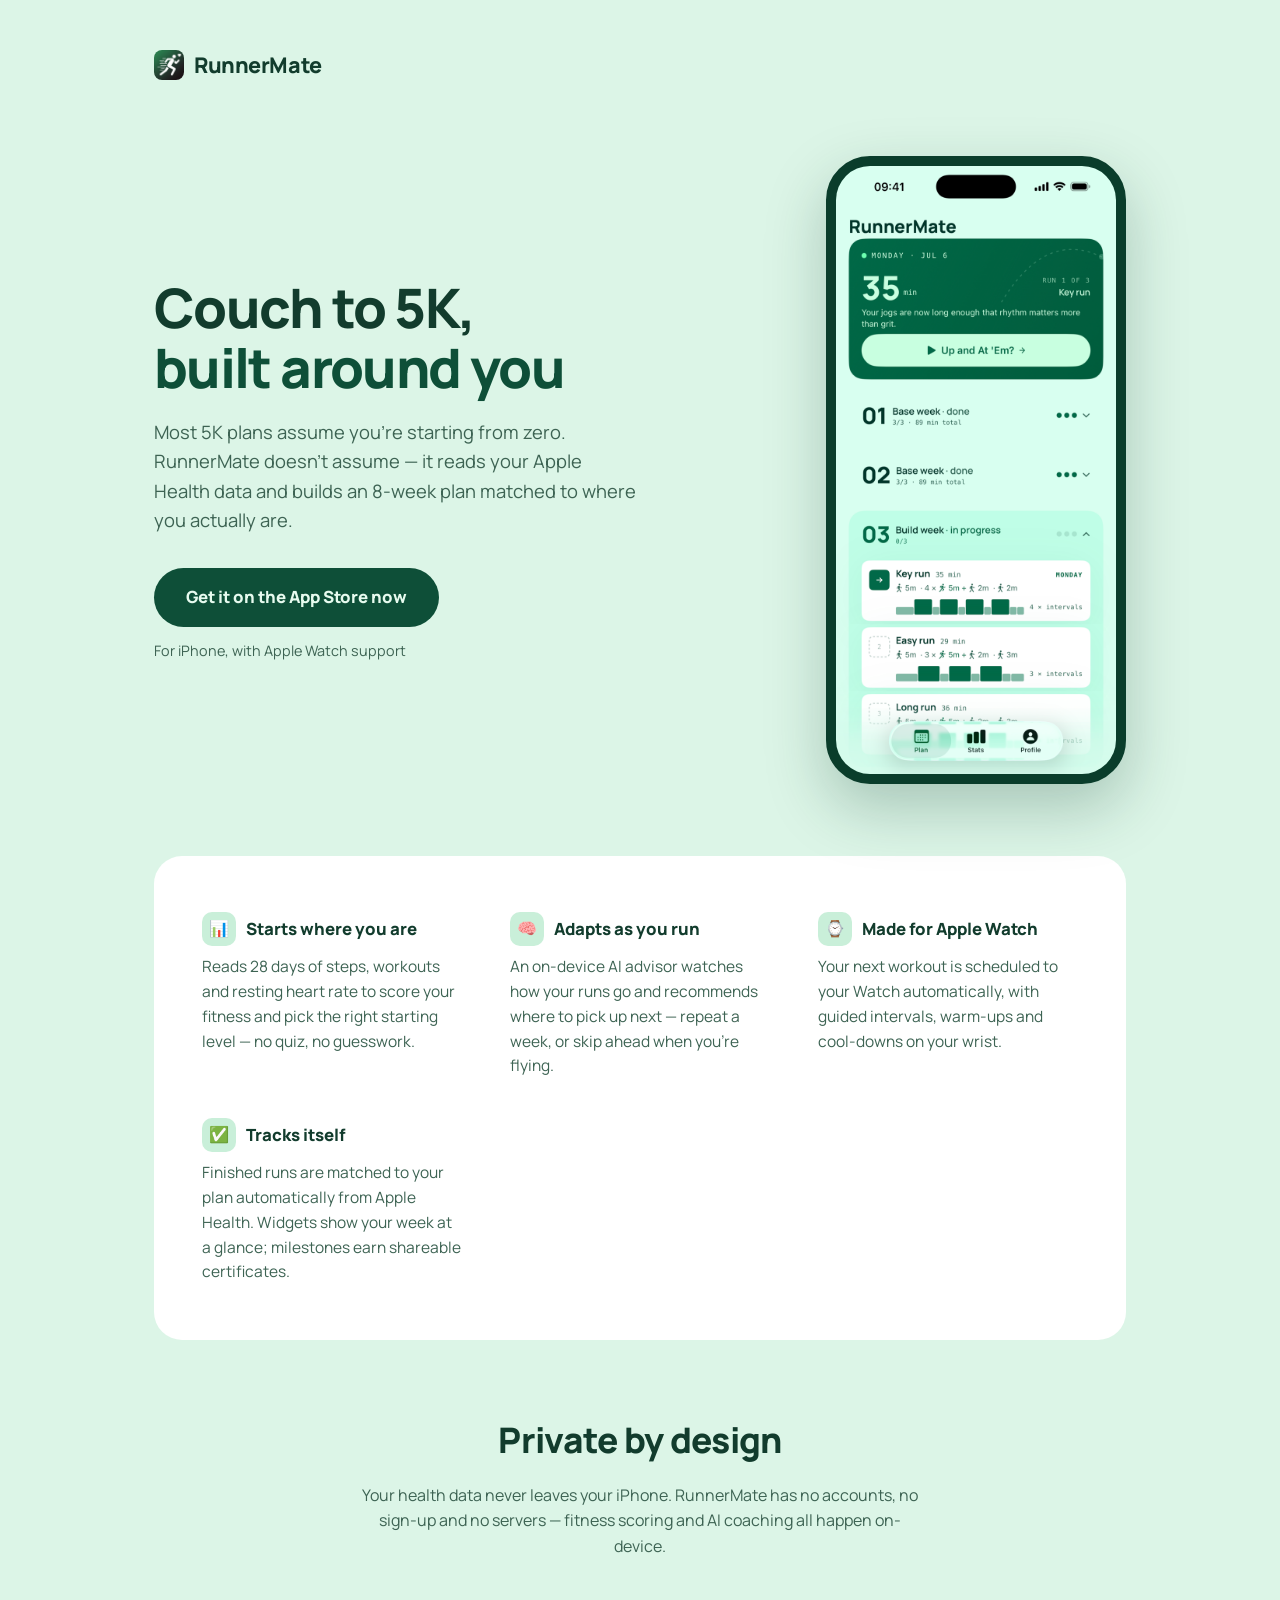
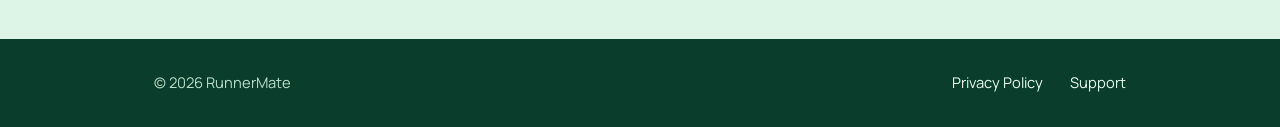
<file: index.html>
<!DOCTYPE html>
<html lang="en">
<head>
  <meta charset="UTF-8">
  <meta name="viewport" content="width=device-width, initial-scale=1">
  <title>RunnerMate — Couch to 5K, built around you</title>
  <meta name="description" content="RunnerMate reads your Apple Health data and builds an 8-week Couch to 5K plan matched to your current fitness. Private by design — no accounts, no servers.">
  <link rel="icon" type="image/png" href="icon.png">
  <link rel="preconnect" href="https://fonts.googleapis.com">
  <link rel="preconnect" href="https://fonts.gstatic.com" crossorigin>
  <link href="https://fonts.googleapis.com/css2?family=Manrope:wght@400;600;800&display=swap" rel="stylesheet">
  <link rel="stylesheet" href="site.css">
  <style>
    .hero {
      display: flex;
      align-items: center;
      gap: 48px;
      padding-block: 40px 72px;
      flex-wrap: wrap;
    }
    .hero-copy { flex: 1 1 380px; }
    .hero h1 {
      font-size: clamp(2.2rem, 5vw, 3.4rem);
      font-weight: 800;
      letter-spacing: -0.03em;
      line-height: 1.1;
      margin-bottom: 20px;
    }
    .hero h1 em { font-style: normal; color: var(--green); }
    .hero p.lead {
      font-size: 1.15rem;
      color: var(--ink-soft);
      margin-bottom: 32px;
      max-width: 44ch;
    }
    .hero .cta { font-size: 1.05rem; padding: 16px 32px; }
    .cta-note { display: block; margin-top: 12px; font-size: 0.9rem; color: var(--ink-soft); }

    .phone {
      flex: 0 1 300px;
      margin: 0 auto;
      border-radius: 44px;
      border: 10px solid var(--green-dark);
      overflow: hidden;
      box-shadow: 0 24px 60px rgba(10, 61, 43, 0.25);
      background: var(--green-dark);
    }
    .phone img { display: block; width: 100%; height: auto; }

    .features {
      background: var(--card);
      border-radius: 28px;
      padding: 56px 48px;
      margin-bottom: 72px;
      display: grid;
      grid-template-columns: repeat(auto-fit, minmax(240px, 1fr));
      gap: 40px 48px;
    }
    .feature h3 {
      font-size: 1.05rem;
      font-weight: 800;
      margin-bottom: 8px;
      display: flex;
      align-items: center;
      gap: 10px;
    }
    .feature .dot {
      width: 34px; height: 34px;
      border-radius: 10px;
      background: var(--mint-deep);
      display: inline-flex;
      align-items: center;
      justify-content: center;
      font-size: 1rem;
      flex-shrink: 0;
    }
    .feature p { color: var(--ink-soft); font-size: 0.97rem; }

    .privacy {
      text-align: center;
      padding-bottom: 80px;
    }
    .privacy h2 {
      font-size: clamp(1.6rem, 3.5vw, 2.2rem);
      font-weight: 800;
      letter-spacing: -0.02em;
      margin-bottom: 14px;
    }
    .privacy p {
      color: var(--ink-soft);
      max-width: 56ch;
      margin: 0 auto;
    }

    @media (max-width: 640px) {
      .features { padding: 40px 28px; }
      .hero { padding-block: 24px 56px; }
    }
  </style>
</head>
<body>
  <header class="wrap">
    <div class="brand"><img src="icon.png" alt=""> RunnerMate</div>
  </header>

  <main>
    <section class="hero wrap">
      <div class="hero-copy">
        <h1>Couch to 5K,<br><em>built around you</em></h1>
        <p class="lead">Most 5K plans assume you're starting from zero. RunnerMate doesn't assume — it reads your Apple Health data and builds an 8-week plan matched to where you actually are.</p>
        <a class="cta" href="https://apps.apple.com/nz/app/runnermate/id6763813776">Get it on the App&nbsp;Store now</a>
        <span class="cta-note">For iPhone, with Apple Watch support</span>
      </div>
      <div class="phone">
        <img src="screenshot-plan.png" alt="RunnerMate plan screen showing an 8-week training plan with the next 35-minute key run" width="720" height="1564">
      </div>
    </section>

    <section class="wrap" id="features">
      <div class="features">
      <div class="feature">
        <h3><span class="dot">📊</span>Starts where you are</h3>
        <p>Reads 28 days of steps, workouts and resting heart rate to score your fitness and pick the right starting level — no quiz, no guesswork.</p>
      </div>
      <div class="feature">
        <h3><span class="dot">🧠</span>Adapts as you run</h3>
        <p>An on-device AI advisor watches how your runs go and recommends where to pick up next — repeat a week, or skip ahead when you're flying.</p>
      </div>
      <div class="feature">
        <h3><span class="dot">⌚</span>Made for Apple Watch</h3>
        <p>Your next workout is scheduled to your Watch automatically, with guided intervals, warm-ups and cool-downs on your wrist.</p>
      </div>
      <div class="feature">
        <h3><span class="dot">✅</span>Tracks itself</h3>
        <p>Finished runs are matched to your plan automatically from Apple Health. Widgets show your week at a glance; milestones earn shareable certificates.</p>
      </div>
      </div>
    </section>

    <section class="privacy wrap">
      <h2>Private by design</h2>
      <p>Your health data never leaves your iPhone. RunnerMate has no accounts, no sign-up and no servers — fitness scoring and AI coaching all happen on-device.</p>
    </section>
  </main>

  <footer>
    <div class="wrap">
      <span>© 2026 RunnerMate</span>
      <span>
        <a href="privacy-policy.html">Privacy Policy</a>
        <a href="support.html">Support</a>
      </span>
    </div>
  </footer>
</body>
</html>
</file>
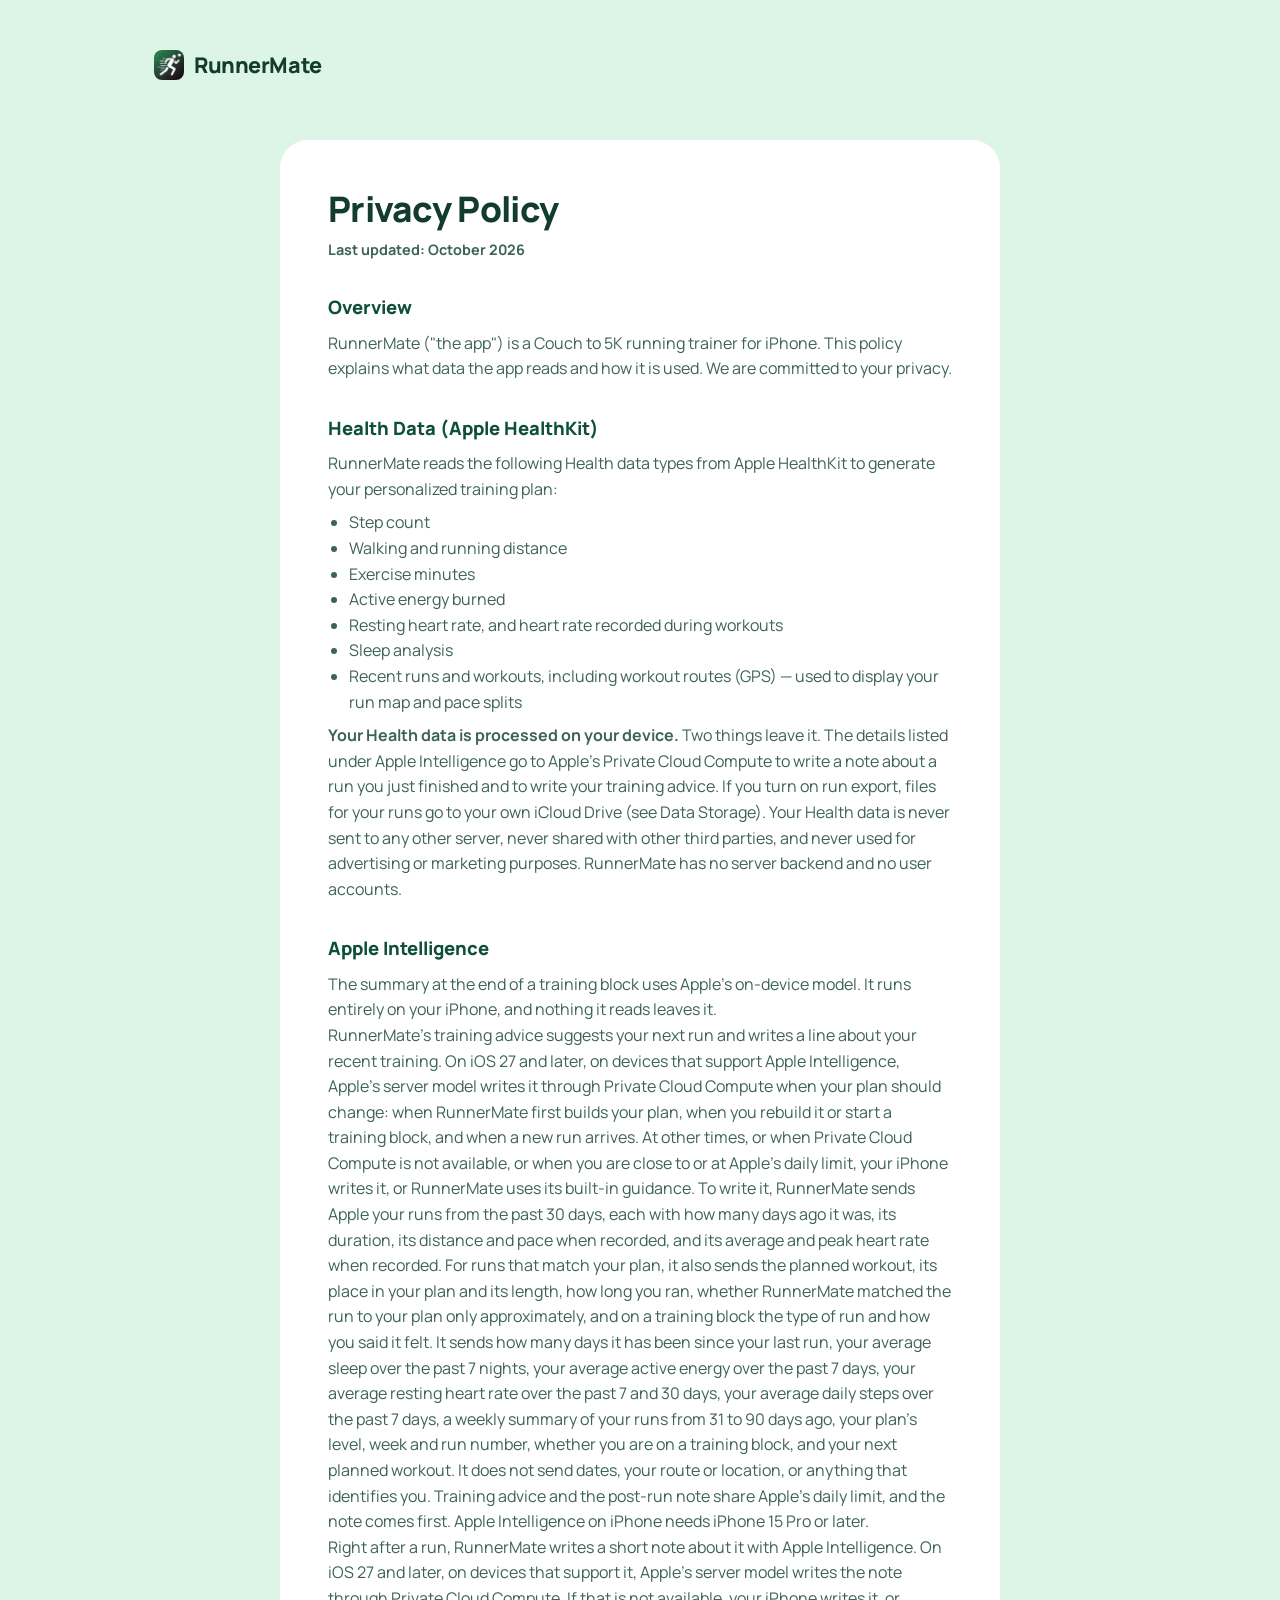
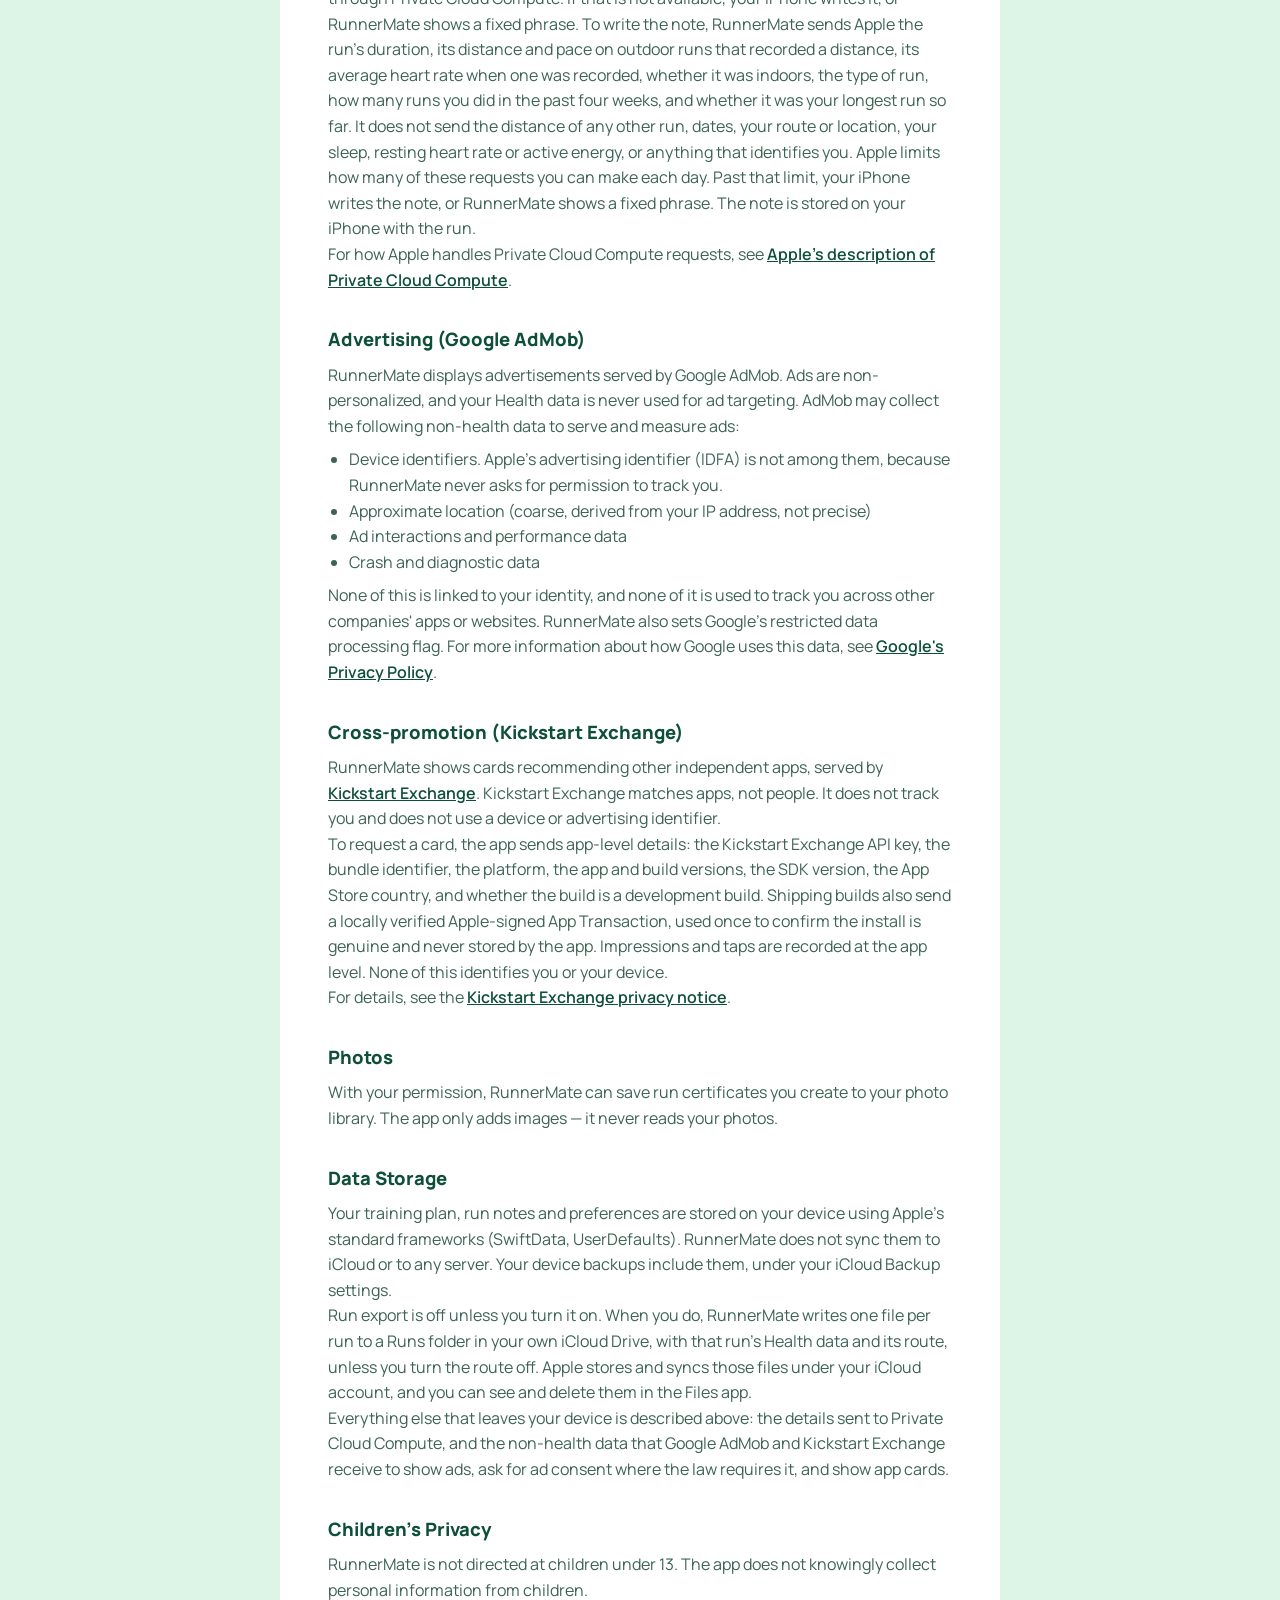
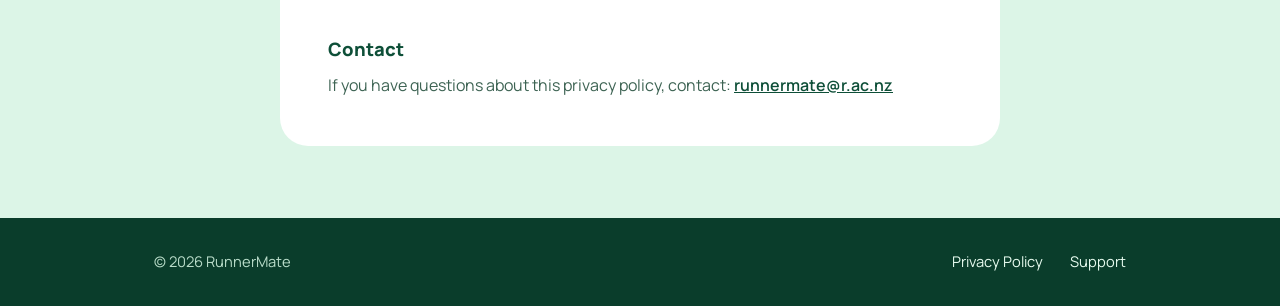
<file: privacy-policy.html>
<!DOCTYPE html>
<html lang="en">
<head>
  <meta charset="UTF-8">
  <meta name="viewport" content="width=device-width, initial-scale=1">
  <title>RunnerMate — Privacy Policy</title>
  <link rel="icon" type="image/png" href="icon.png">
  <link rel="preconnect" href="https://fonts.googleapis.com">
  <link rel="preconnect" href="https://fonts.gstatic.com" crossorigin>
  <link href="https://fonts.googleapis.com/css2?family=Manrope:wght@400;600;800&display=swap" rel="stylesheet">
  <link rel="stylesheet" href="site.css">
</head>
<body>
  <header class="wrap">
    <a class="brand" href="/"><img src="icon.png" alt=""> RunnerMate</a>
  </header>

  <div class="wrap">
  <main class="card">
    <h1>Privacy Policy</h1>
    <p class="meta"><strong>Last updated: October 2026</strong></p>

    <h2>Overview</h2>
    <p>RunnerMate ("the app") is a Couch to 5K running trainer for iPhone. This policy explains what data the app reads and how it is used. We are committed to your privacy.</p>

    <h2>Health Data (Apple HealthKit)</h2>
    <p>RunnerMate reads the following Health data types from Apple HealthKit to generate your personalized training plan:</p>
    <ul>
      <li>Step count</li>
      <li>Walking and running distance</li>
      <li>Exercise minutes</li>
      <li>Active energy burned</li>
      <li>Resting heart rate, and heart rate recorded during workouts</li>
      <li>Sleep analysis</li>
      <li>Recent runs and workouts, including workout routes (GPS) — used to display your run map and pace splits</li>
    </ul>
    <p><strong>Your Health data is processed on your device.</strong> Two things leave it. The details listed under Apple Intelligence go to Apple's Private Cloud Compute to write a note about a run you just finished and to write your training advice. If you turn on run export, files for your runs go to your own iCloud Drive (see Data Storage). Your Health data is never sent to any other server, never shared with other third parties, and never used for advertising or marketing purposes. RunnerMate has no server backend and no user accounts.</p>

    <h2>Apple Intelligence</h2>
    <p>The summary at the end of a training block uses Apple's on-device model. It runs entirely on your iPhone, and nothing it reads leaves it.</p>
    <p>RunnerMate's training advice suggests your next run and writes a line about your recent training. On iOS 27 and later, on devices that support Apple Intelligence, Apple's server model writes it through Private Cloud Compute when your plan should change: when RunnerMate first builds your plan, when you rebuild it or start a training block, and when a new run arrives. At other times, or when Private Cloud Compute is not available, or when you are close to or at Apple's daily limit, your iPhone writes it, or RunnerMate uses its built-in guidance. To write it, RunnerMate sends Apple your runs from the past 30 days, each with how many days ago it was, its duration, its distance and pace when recorded, and its average and peak heart rate when recorded. For runs that match your plan, it also sends the planned workout, its place in your plan and its length, how long you ran, whether RunnerMate matched the run to your plan only approximately, and on a training block the type of run and how you said it felt. It sends how many days it has been since your last run, your average sleep over the past 7 nights, your average active energy over the past 7 days, your average resting heart rate over the past 7 and 30 days, your average daily steps over the past 7 days, a weekly summary of your runs from 31 to 90 days ago, your plan's level, week and run number, whether you are on a training block, and your next planned workout. It does not send dates, your route or location, or anything that identifies you. Training advice and the post-run note share Apple's daily limit, and the note comes first. Apple Intelligence on iPhone needs iPhone 15 Pro or later.</p>
    <p>Right after a run, RunnerMate writes a short note about it with Apple Intelligence. On iOS 27 and later, on devices that support it, Apple's server model writes the note through Private Cloud Compute. If that is not available, your iPhone writes it, or RunnerMate shows a fixed phrase. To write the note, RunnerMate sends Apple the run's duration, its distance and pace on outdoor runs that recorded a distance, its average heart rate when one was recorded, whether it was indoors, the type of run, how many runs you did in the past four weeks, and whether it was your longest run so far. It does not send the distance of any other run, dates, your route or location, your sleep, resting heart rate or active energy, or anything that identifies you. Apple limits how many of these requests you can make each day. Past that limit, your iPhone writes the note, or RunnerMate shows a fixed phrase. The note is stored on your iPhone with the run.</p>
    <p>For how Apple handles Private Cloud Compute requests, see <a href="https://security.apple.com/blog/private-cloud-compute/">Apple's description of Private Cloud Compute</a>.</p>

    <h2>Advertising (Google AdMob)</h2>
    <p>RunnerMate displays advertisements served by Google AdMob. Ads are non-personalized, and your Health data is never used for ad targeting. AdMob may collect the following non-health data to serve and measure ads:</p>
    <ul>
      <li>Device identifiers. Apple's advertising identifier (IDFA) is not among them, because RunnerMate never asks for permission to track you.</li>
      <li>Approximate location (coarse, derived from your IP address, not precise)</li>
      <li>Ad interactions and performance data</li>
      <li>Crash and diagnostic data</li>
    </ul>
    <p>None of this is linked to your identity, and none of it is used to track you across other companies' apps or websites. RunnerMate also sets Google's restricted data processing flag. For more information about how Google uses this data, see <a href="https://policies.google.com/privacy">Google's Privacy Policy</a>.</p>

    <h2>Cross-promotion (Kickstart Exchange)</h2>
    <p>RunnerMate shows cards recommending other independent apps, served by <a href="https://exchange.kickstart.tools">Kickstart Exchange</a>. Kickstart Exchange matches apps, not people. It does not track you and does not use a device or advertising identifier.</p>
    <p>To request a card, the app sends app-level details: the Kickstart Exchange API key, the bundle identifier, the platform, the app and build versions, the SDK version, the App Store country, and whether the build is a development build. Shipping builds also send a locally verified Apple-signed App Transaction, used once to confirm the install is genuine and never stored by the app. Impressions and taps are recorded at the app level. None of this identifies you or your device.</p>
    <p>For details, see the <a href="https://exchange.kickstart.tools/privacy">Kickstart Exchange privacy notice</a>.</p>

    <h2>Photos</h2>
    <p>With your permission, RunnerMate can save run certificates you create to your photo library. The app only adds images — it never reads your photos.</p>

    <h2>Data Storage</h2>
    <p>Your training plan, run notes and preferences are stored on your device using Apple's standard frameworks (SwiftData, UserDefaults). RunnerMate does not sync them to iCloud or to any server. Your device backups include them, under your iCloud Backup settings.</p>
    <p>Run export is off unless you turn it on. When you do, RunnerMate writes one file per run to a Runs folder in your own iCloud Drive, with that run's Health data and its route, unless you turn the route off. Apple stores and syncs those files under your iCloud account, and you can see and delete them in the Files app.</p>
    <p>Everything else that leaves your device is described above: the details sent to Private Cloud Compute, and the non-health data that Google AdMob and Kickstart Exchange receive to show ads, ask for ad consent where the law requires it, and show app cards.</p>

    <h2>Children's Privacy</h2>
    <p>RunnerMate is not directed at children under 13. The app does not knowingly collect personal information from children.</p>

    <h2>Contact</h2>
    <p>If you have questions about this privacy policy, contact: <a href="mailto:runnermate@r.ac.nz">runnermate@r.ac.nz</a></p>
  </main>
  </div>

  <footer>
    <div class="wrap">
      <span>© 2026 RunnerMate</span>
      <span>
        <a href="privacy-policy.html">Privacy Policy</a>
        <a href="support.html">Support</a>
      </span>
    </div>
  </footer>
</body>
</html>
</file>
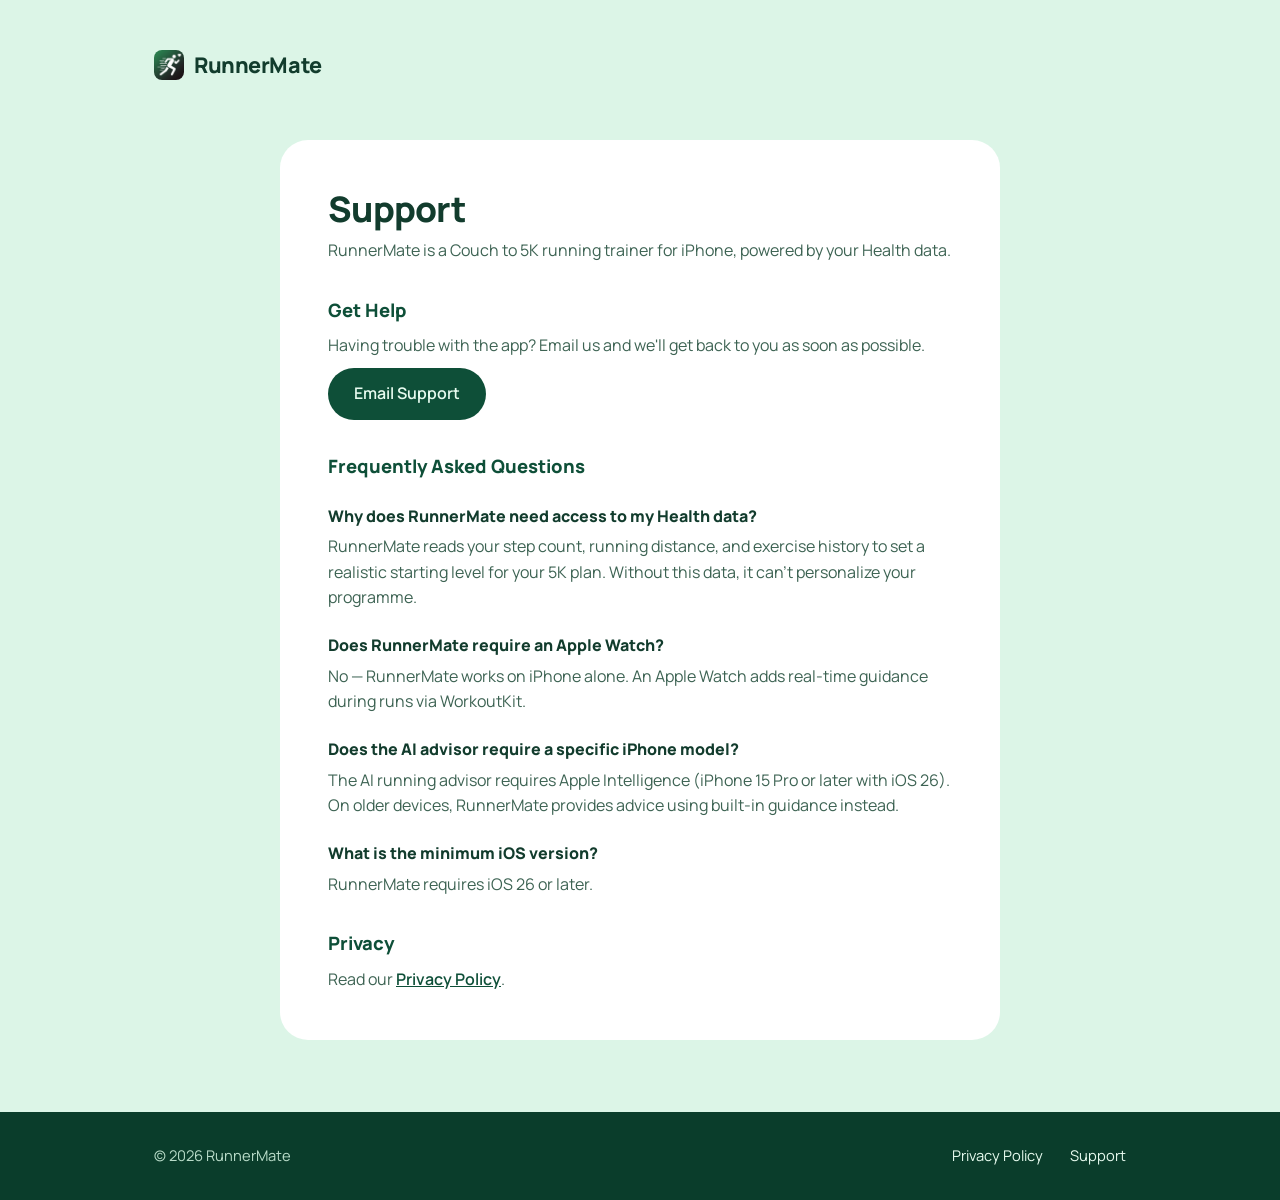
<file: support.html>
<!DOCTYPE html>
<html lang="en">
<head>
  <meta charset="UTF-8">
  <meta name="viewport" content="width=device-width, initial-scale=1">
  <title>RunnerMate — Support</title>
  <link rel="icon" type="image/png" href="icon.png">
  <link rel="preconnect" href="https://fonts.googleapis.com">
  <link rel="preconnect" href="https://fonts.gstatic.com" crossorigin>
  <link href="https://fonts.googleapis.com/css2?family=Manrope:wght@400;600;800&display=swap" rel="stylesheet">
  <link rel="stylesheet" href="site.css">
</head>
<body>
  <header class="wrap">
    <a class="brand" href="/"><img src="icon.png" alt=""> RunnerMate</a>
  </header>

  <div class="wrap">
  <main class="card">
    <h1>Support</h1>
    <p>RunnerMate is a Couch to 5K running trainer for iPhone, powered by your Health data.</p>

    <h2>Get Help</h2>
    <p>Having trouble with the app? Email us and we'll get back to you as soon as possible.</p>
    <a class="cta" href="mailto:runnermate@r.ac.nz">Email Support</a>

    <h2>Frequently Asked Questions</h2>

    <h3>Why does RunnerMate need access to my Health data?</h3>
    <p>RunnerMate reads your step count, running distance, and exercise history to set a realistic starting level for your 5K plan. Without this data, it can't personalize your programme.</p>

    <h3>Does RunnerMate require an Apple Watch?</h3>
    <p>No — RunnerMate works on iPhone alone. An Apple Watch adds real-time guidance during runs via WorkoutKit.</p>

    <h3>Does the AI advisor require a specific iPhone model?</h3>
    <p>The AI running advisor requires Apple Intelligence (iPhone 15 Pro or later with iOS 26). On older devices, RunnerMate provides advice using built-in guidance instead.</p>

    <h3>What is the minimum iOS version?</h3>
    <p>RunnerMate requires iOS 26 or later.</p>

    <h2>Privacy</h2>
    <p>Read our <a href="privacy-policy.html">Privacy Policy</a>.</p>
  </main>
  </div>

  <footer>
    <div class="wrap">
      <span>© 2026 RunnerMate</span>
      <span>
        <a href="privacy-policy.html">Privacy Policy</a>
        <a href="support.html">Support</a>
      </span>
    </div>
  </footer>
</body>
</html>
</file>
<file: site.css>
:root {
  --mint: #dcf5e7;
  --mint-deep: #c9efd9;
  --green: #0e4f38;
  --green-dark: #0a3d2b;
  --ink: #123c2d;
  --ink-soft: #3d6353;
  --card: #ffffff;
}
* { margin: 0; padding: 0; box-sizing: border-box; }
body {
  font-family: 'Manrope', -apple-system, sans-serif;
  background: var(--mint);
  color: var(--ink);
  line-height: 1.6;
}
.wrap { max-width: 1020px; margin: 0 auto; padding: 0 24px; }

header.wrap { padding: 48px 24px 28px; }
.brand {
  font-weight: 800;
  font-size: 1.35rem;
  letter-spacing: -0.02em;
  color: var(--ink);
  text-decoration: none;
  display: inline-flex;
  align-items: center;
  gap: 10px;
}
.brand img {
  width: 30px;
  height: 30px;
  border-radius: 8px;
}

.cta {
  display: inline-block;
  background: var(--green);
  color: #e7fbef;
  font-weight: 800;
  padding: 13px 26px;
  border-radius: 999px;
  text-decoration: none;
  transition: background 0.15s;
}
.cta:hover { background: var(--green-dark); }

main.card {
  background: var(--card);
  border-radius: 28px;
  padding: 48px;
  margin: 24px auto 72px;
  max-width: 720px;
}
main.card h1 {
  font-size: clamp(1.7rem, 4vw, 2.2rem);
  font-weight: 800;
  letter-spacing: -0.02em;
  line-height: 1.2;
  margin-bottom: 8px;
}
main.card h2 {
  font-size: 1.15rem;
  font-weight: 800;
  margin: 2rem 0 0.5rem;
  color: var(--green);
}
main.card h3 {
  font-size: 1rem;
  font-weight: 800;
  margin: 1.4rem 0 0.3rem;
}
main.card p, main.card li { color: var(--ink-soft); }
main.card ul { padding-left: 1.3rem; margin: 0.5rem 0; }
main.card a { color: var(--green); font-weight: 600; }
.meta { font-size: 0.9rem; }

/* main.card a is more specific than .cta, so restate the button color */
main.card a.cta { color: #e7fbef; margin-top: 0.6rem; }

footer {
  background: var(--green-dark);
  color: #b9dcc9;
  padding: 32px 0;
  font-size: 0.92rem;
}
footer .wrap {
  display: flex;
  justify-content: space-between;
  align-items: center;
  flex-wrap: wrap;
  gap: 12px;
}
footer a { color: #e7fbef; text-decoration: none; margin-left: 24px; }
footer a:first-child { margin-left: 0; }
footer a:hover { text-decoration: underline; }

@media (max-width: 640px) {
  main.card { padding: 32px 24px; }
}
</file>
